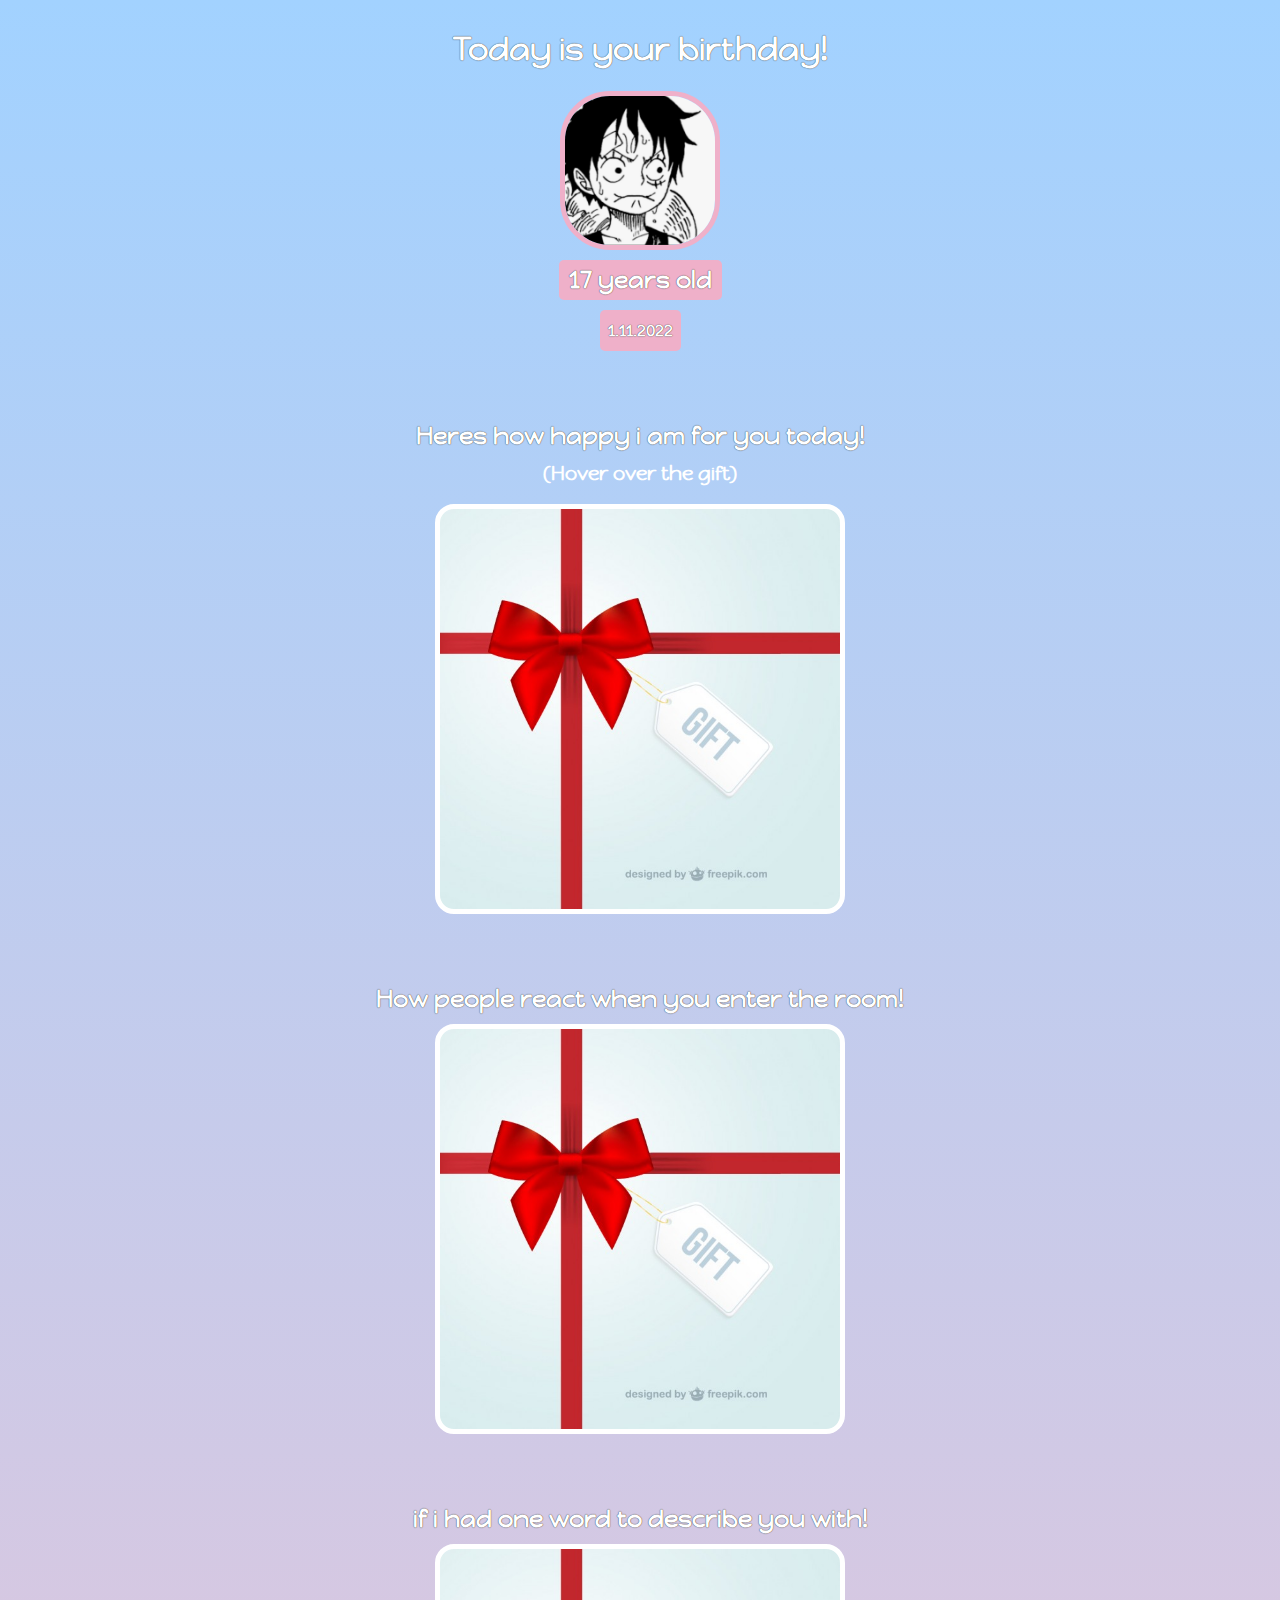
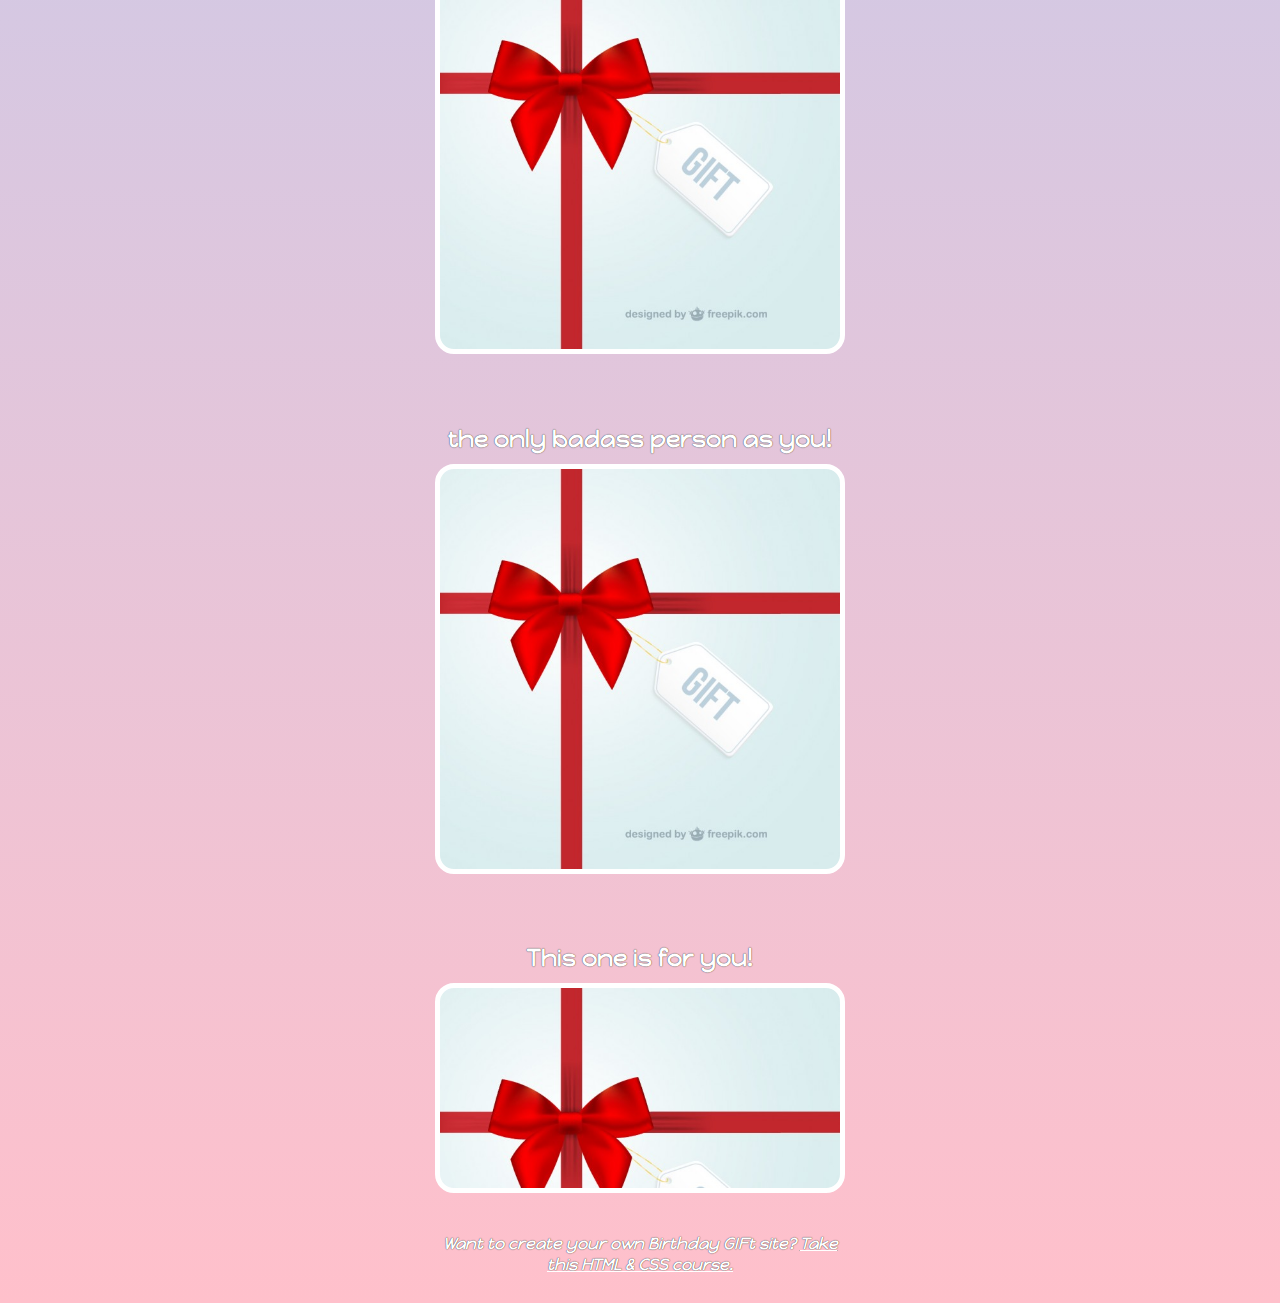
<file: birthday web/index.html>
<!DOCTYPE html>
<html>
    <head>
        <meta charset="utf-8">
        <meta http-equiv="X-UA-Compatible" content="IE=edge">
        <title>Happy birthday</title>
        <meta name="description" content="">
        <meta name="viewport" content="width=device-width, initial-scale=1">
        <link rel="preconnect" href="https://fonts.googleapis.com">
        <link rel="preconnect" href="https://fonts.gstatic.com" crossorigin>
        <link href="https://fonts.googleapis.com/css2?family=Happy+Monkey&display=swap" rel="stylesheet">
        <link rel="stylesheet" href="style.css">
    </head>
    <body>
        <div id="header">
            <h1>Today is your birthday!</h1>
            <img src="luffy.jpeg" 
                alt="a picture of luffy"
                id="image">
            <h2 id="bday-age">17 years old</h2>
            <h4 id="bday-date">1.11.2022</h4>

            <div class="gift-section">
                <h2 class="happy">Heres how happy i am for you today!</h2>
                <h3 class="hover">(Hover over the gift)</h3>
                <div class="gift" id="happy-gif"></div>
            </div>

            <div class="gift-section">
                <h2 class="happy">How people react when you enter the room!</h2>
                <div class="gift" id="hot-gif"></div>
            </div>
            <div class="gift-section">
                <h2 class="happy">if i had one word to describe you with!</h2>
                <div class="gift" id="geniues-gif"></div>
            </div>

            <div class="gift-section">
                <h2 class="happy">the only badass person as you!</h2>
                <div class="gift" id="badass-gif"></div>
            </div>

            <div class="gift-section">
                <h2 class="happy">This one is for you!</h2>
                <div class="gift" id="cheers-gif"></div>
            </div>

            <footer>
                <p id="footer">Want to create your own Birthday GIFt site? 
                <a href="https://scrimba.com/learn/htmlandcss" target="_blank">Take this HTML & CSS course.</a></a><p>
            </footer>
                
        </div>
    
        
        <script src="" async defer></script>
    </body>
</html>
</file>
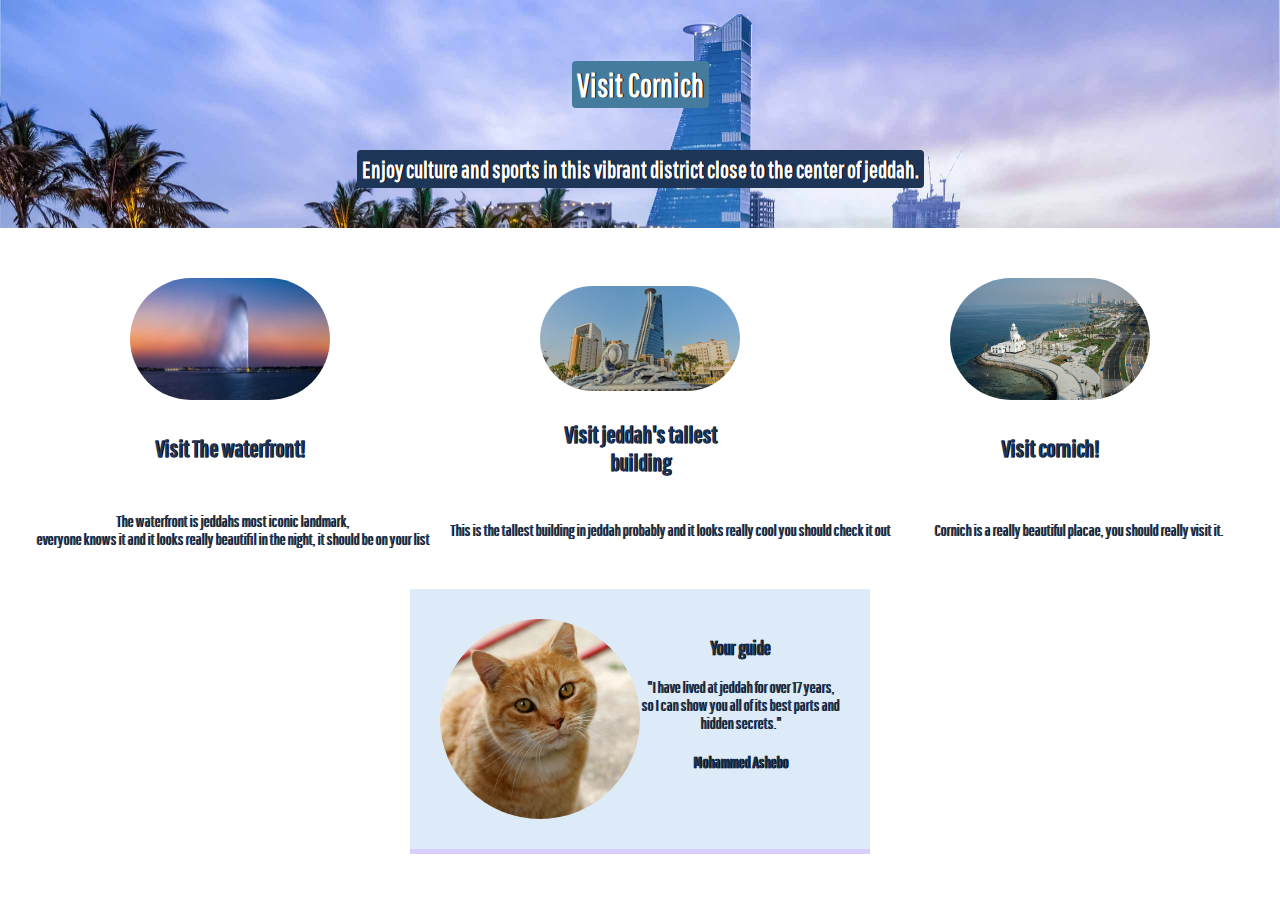
<file: First solo project/index.html>
<!DOCTYPE html>
<html>
    <head>
        <link rel="stylesheet" href="styles.css">
        <link rel="preconnect" href="https://fonts.googleapis.com">
        <link rel="preconnect" href="https://fonts.gstatic.com" crossorigin>
        <link href="https://fonts.googleapis.com/css2?family=Pathway+Gothic+One&display=swap" rel="stylesheet">
    </head>
    <body>
        
        <!-- HERO SECTION -->
        <div class="hero">
            <h1 class="hero-jeddah">Visit Cornich</h1>
            <h2 class="hero-district">Enjoy culture and sports in this vibrant district close to the center of jeddah.</h2>
        </div>
        <!-- ACTIVITIES SECTION -->

        <div class="activity">

            <div class="work">
                <img src="waterfront.jpg" class="Img">
                <img src="jeddah.jpg" class="Img">
                <img src="cornich.png" class="Img">
            </div>

            
        

            <div class="text">
                <h2 class="color">Visit The waterfront!</h2>
                <h2 class="color">Visit jeddah's tallest building</h2>
                <h2 class="color">Visit cornich!</h2>
            </div>

            <div class="p">
                <p class="p">The waterfront is jeddahs most iconic landmark,<br> everyone knows it and it looks really beautifil in the night, it should be on your list</p>
                <p class="p">This is the tallest building in jeddah probably and it looks really cool you should check it out</p>
                <br>
                <p class="p">Cornich is a really beautiful placae, you should really visit it.</p>
                <br>
            </div>

            
        </div>

        <!-- GUIDE SECTION -->
        <div class="guide">
                <img src="Me.jpg" class="Img">
                <div class="yeet">
                    <h3 class="p">Your guide</h3>
                    <p class="p">"I have lived at jeddah for over 17 years, so I can show you all of its best parts and hidden secrets." <br></p>
                    <h4 class="p">Mohammed Ashebo</h4>
                </div>
            </div>
        </div>
    </body>
</html>
</file>
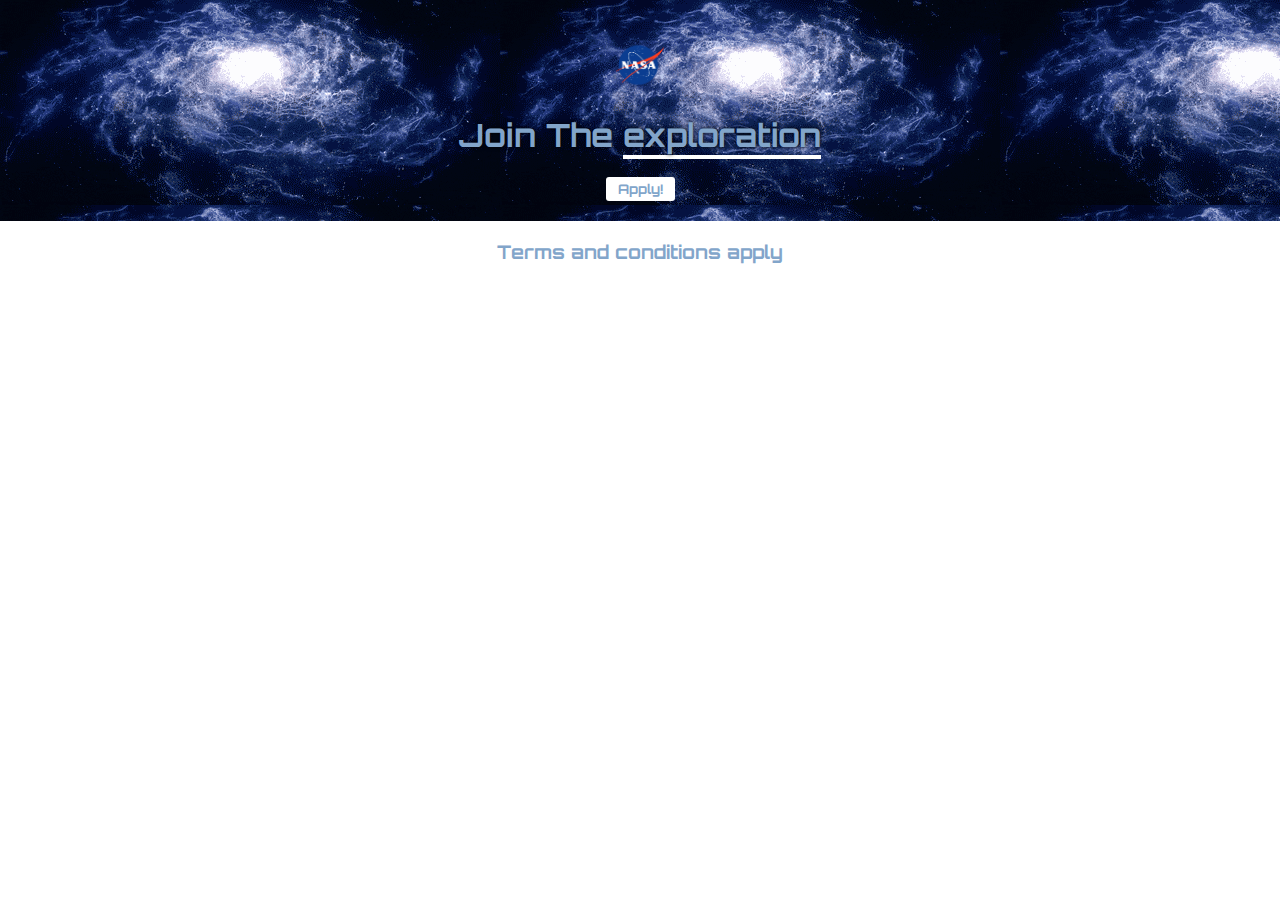
<file: Space exploration 1/index.html>
<!DOCTYPE html>
<html>
    <head>
        <link rel="preconnect" href="https://fonts.googleapis.com">
        <link rel="preconnect" href="https://fonts.gstatic.com" crossorigin>
        <link href="https://fonts.googleapis.com/css2?family=Orbitron&display=swap" rel="stylesheet">
        <meta charset="utf-8">
        <meta http-equiv="X-UA-Compatible" content="IE=edge">
        <title>Space exploration</title>
        <meta name="description" content="">
        <meta name="viewport" content="width=device-width, initial-scale=1">
        <link rel="stylesheet" href="styles.css">
    </head>
    <body>
        <div class="hero">
            <img id="spacex" src="nasa.png">
            <h1>Join The <span class="underline">exploration</span></h1>
            <button class="btn">Apply!</button>
            <script src="" async defer></script>
        </div>
        <h3>Terms and conditions apply</h3>
    </body>
</html>
</file>
<file: birthday web/style.css>
body {
    text-align: center;
    font-family: 'happy monkey';
    color: #ffffff;
    background: linear-gradient( #a2d2ff, pink) 
}

#image {
    border: 5px solid #EFB0C9;
    width: 150px;
    border-radius: 50px;
}

h1, h2, h4, p {
    text-shadow: 0px 0px 1px black; 
}

#bday-age {
    background: #EFB0C9;
    padding: 5px 10px;
    border-radius: 5px;
    margin: 10px 0px 10px 0px;
}

#bday-date {
    background: #EFB0C9;
    padding: 10px 8px;
    border-radius: 5px;
    margin: 0px;
}


#header {

    display: flex;
    flex-direction: column;
    justify-content: center;
    align-items: center;
}
.gift-section {
    margin-top: 50px;
}

.happy {
    margin-bottom: 10px;
}

.hover {
    margin-top: 0px;
}

.gift {
    background-image: url("gift-background.jpg");
    background-size: cover;
    border: 5px solid white;
    border-radius: 19px;
    width: 400px;
    margin: auto;
    height: 400px;
}

#happy-gif:hover {

    background-image: url("bunny-happy-dance.gif");
}

#hot-gif:hover{
    background-image: url(o-my-god-omg.gif)
}

#geniues-gif:hover {

    background-image: url(giphy.gif);
    background-size: cover;
}

#badass-gif:hover {

    background-image: url(200.gif);
    background-size: cover;
}

#cheers-gif {
    height: 200px;
}

#cheers-gif:hover {

    background-image: url(cheers.gif);
}

#footer {
    width: 400px;
    margin: auto;
    margin: 40px auto 20px;
    font-style:  italic;
    font-weight: bold;
}

a {
    color: white;
}
</file>
<file: First solo project/styles.css>
/**
Palette: https://scrimba.com/links/hometown-palette
RED: #E63946
LIGHT: #F1FAEE
AQUA: #A8DADC
LIGHT BLUE:#1D3557
DARK BLUE: #1D3557

*/

body, html {
    margin: 0;
    
}

.hero {
    padding: 40px 0px 20px 0px;
    background-image: url("jeddah-pic.jpg");
    background-size: cover;
    display: flex;
    flex-direction: column;
    align-items: center;
    color: white;
}

.hero-jeddah {
    padding: 5px 5px;
    background-color:  #457B9D;
    border-radius: 4px;
}

.hero-district {
    padding: 5px 5px;
    background-color:  #1D3557;;
    border-radius: 4px;
}


/* problem here*/

.activity {
    padding: 25px;
}

.Img {
    width: 200px;
    border-radius: 200px;
}


.work {
    margin-top: 25px;
    display: flex;
    flex-direction: row;
    justify-content: space-around;
    align-items: center;
}

.text {
    display: flex;
    flex-direction: row;
    justify-content: space-around;
    align-items: center;
    text-align: center;
}


.color {   
    width: 200px;
    color:  #1D3557;

}
.p {
    color:   #1D3557;
    display: flex;
    flex-direction: row;
    justify-content: space-around;
    align-items: center;
    text-align: center;
    width: 400;
}

/* all good here*/

h3,h4,p,h1,h2 {
    font-family: 'Pathway Gothic One', sans-serif;
    text-shadow: 1px 0px 0px black;
}


.guide {
    display: flex;
    text-align: center;
    justify-content: space-around;
    margin: 0px auto;
    width: 400px;
    padding: 30px;
    color:  #2b2839;
    background-color: #ddebf8;
    border-bottom: 5px #d8cefe solid;
}
</file>
<file: Space exploration 1/styles.css>
.hero {
    padding: 40px 0px 20px 0px;
    background-image: url("giphy.gif");
     
}

body {
    margin: 0px;
    color: #82a5ca;
    background-size: cover;
    text-align: center;
    font-family: 'Orbitron', sans-serif;
}

.btn {
    border-radius: 3px;
    padding: 4px 12px;
    background-color: white;
    border: none;
    font-family: 'Orbitron', sans-serif;
    color: #82a5ca;
    font-weight: bold;
}
.underline {
    border-bottom: 4px solid white;
    
}

#spacex {
    width: 100px;
}

h1 {
    text-shadow: 0px 0px 4px black;
}
</file>
